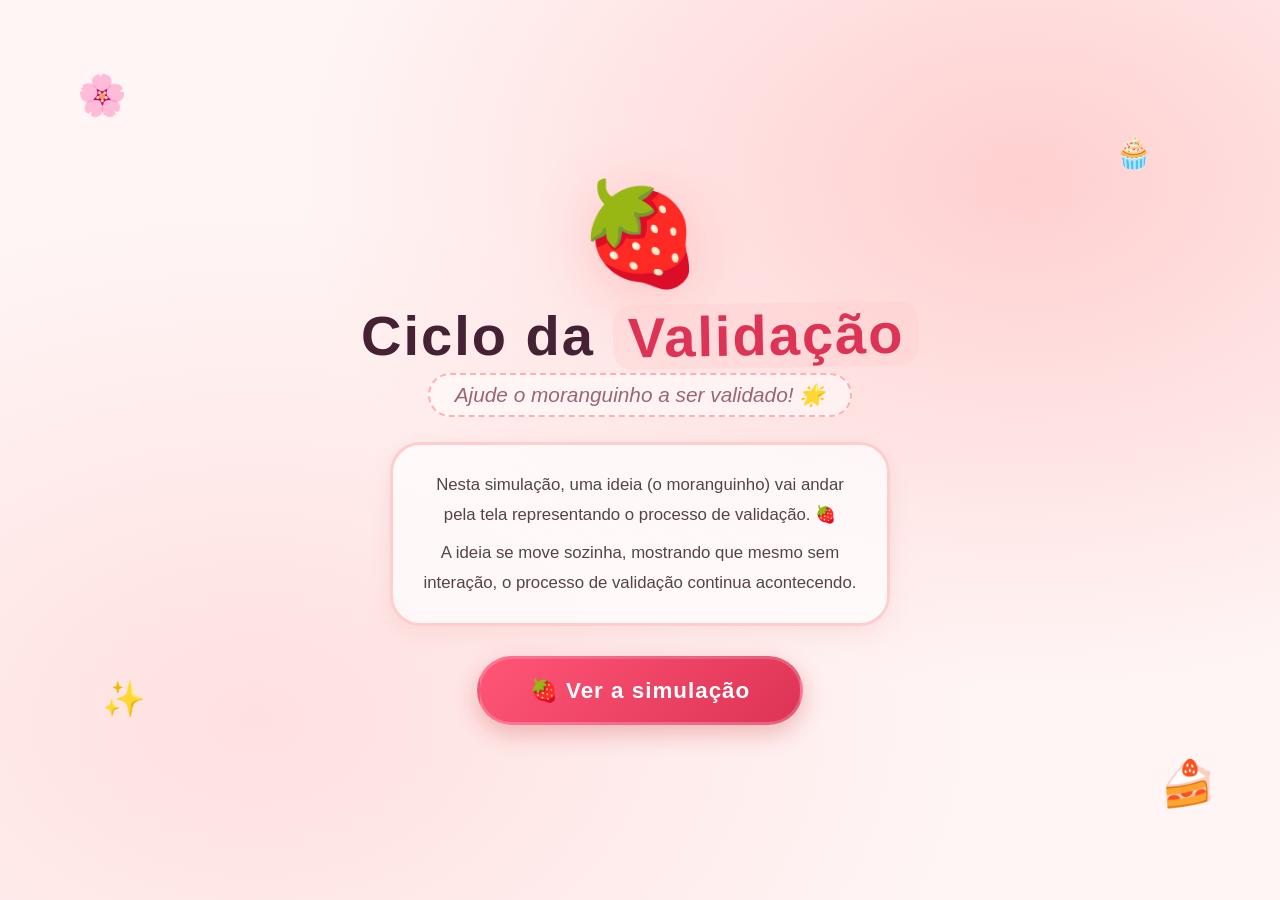
<file: index.html>
<!DOCTYPE html>
<html lang="pt-br">
<head>
    <meta charset="UTF-8">
    <meta name="viewport" content="width=device-width, initial-scale=1.0">
    <title>🍓 Ciclo da Validação</title>
    <link rel="stylesheet" href="style.css">
</head>
<body>
    
    <!-- tela inicial -->
    <div class="tela-inicial">
        
        <!-- morango gigante que flutua (novo conceito relembrado) -->
        <div class="morango-gigante">
            🍓
        </div>
        
        <!-- título principal -->
        <h1 class="titulo-principal">
            Ciclo da <span class="destaque">Validação</span>
        </h1>
        
        <!-- subtítulo -->
        <p class="subtitulo-inicial">
            Ajude o moranguinho a ser validado! 🌟
        </p>
        
        <!-- descrição do que é o jogo -->
        <div class="descricao">
            <p>
                Nesta simulação, uma ideia (o moranguinho) vai andar pela tela 
                representando o processo de validação. 🍓
            </p>
            <p>
                A ideia se move sozinha, mostrando que mesmo sem interação, 
                o processo de validação continua acontecendo.
            </p>
        </div>
        
        <!-- botão para ir ao jogo -->
        <a href="jogo.html" class="btn-iniciar">
            🍓 Ver a simulação
        </a>
        
        <!-- decorações das ideias do pinterest -->
        <div class="decoracao-1">🌸</div>
        <div class="decoracao-2">🍰</div>
        <div class="decoracao-3">🧁</div>
        <div class="decoracao-4">✨</div>
        
    </div>
    
</body>
</html>
</file>
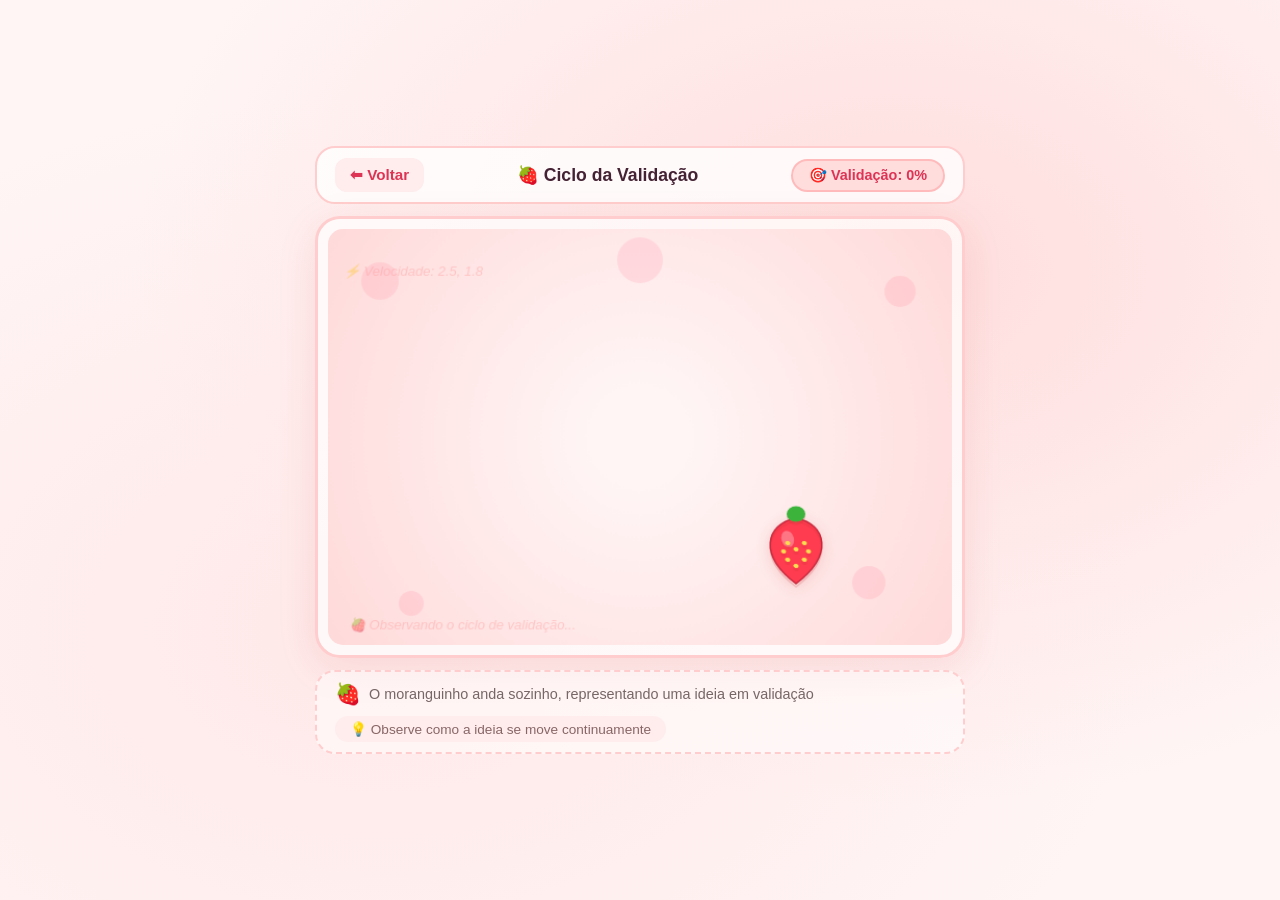
<file: jogo.html>
<!DOCTYPE html>
<html lang="pt-br">
<head>
    <meta charset="UTF-8">
    <meta name="viewport" content="width=device-width, initial-scale=1.0">
    <title>🍓 Simulação - Ciclo da Validação</title>
    <link rel="stylesheet" href="style.css">
</head>
<body>
    
    <!-- tela do jogo -->
    <div class="tela-jogo">
        
        <!-- cabeçalho -->
        <div class="header-jogo">
            <a href="index.html" class="btn-voltar">
                ⬅ Voltar
            </a>
            <h2 class="titulo-jogo">
                🍓 Ciclo da Validação
            </h2>
            <div class="status-jogo">
                🎯 Validação: 0%
            </div>
        </div>
        
        <!-- área onde o moranguinho vai andar -->
        <div class="canvas-wrapper">
            <canvas id="canvas-morango" width="600" height="400"></canvas>
        </div>
        
        <!-- informações de como funciona -->
        <div class="controles">
            <div class="info-simulacao">
                <span class="icone-info">🍓</span>
                <span class="texto-info">
                    O moranguinho anda sozinho, representando uma ideia em validação
                </span>
            </div>
            <div class="dica-simulacao">
                💡 Observe como a ideia se move continuamente
            </div>
        </div>
        
    </div>
    
    <script src="script.js"></script>
</body>
</html>
</file>
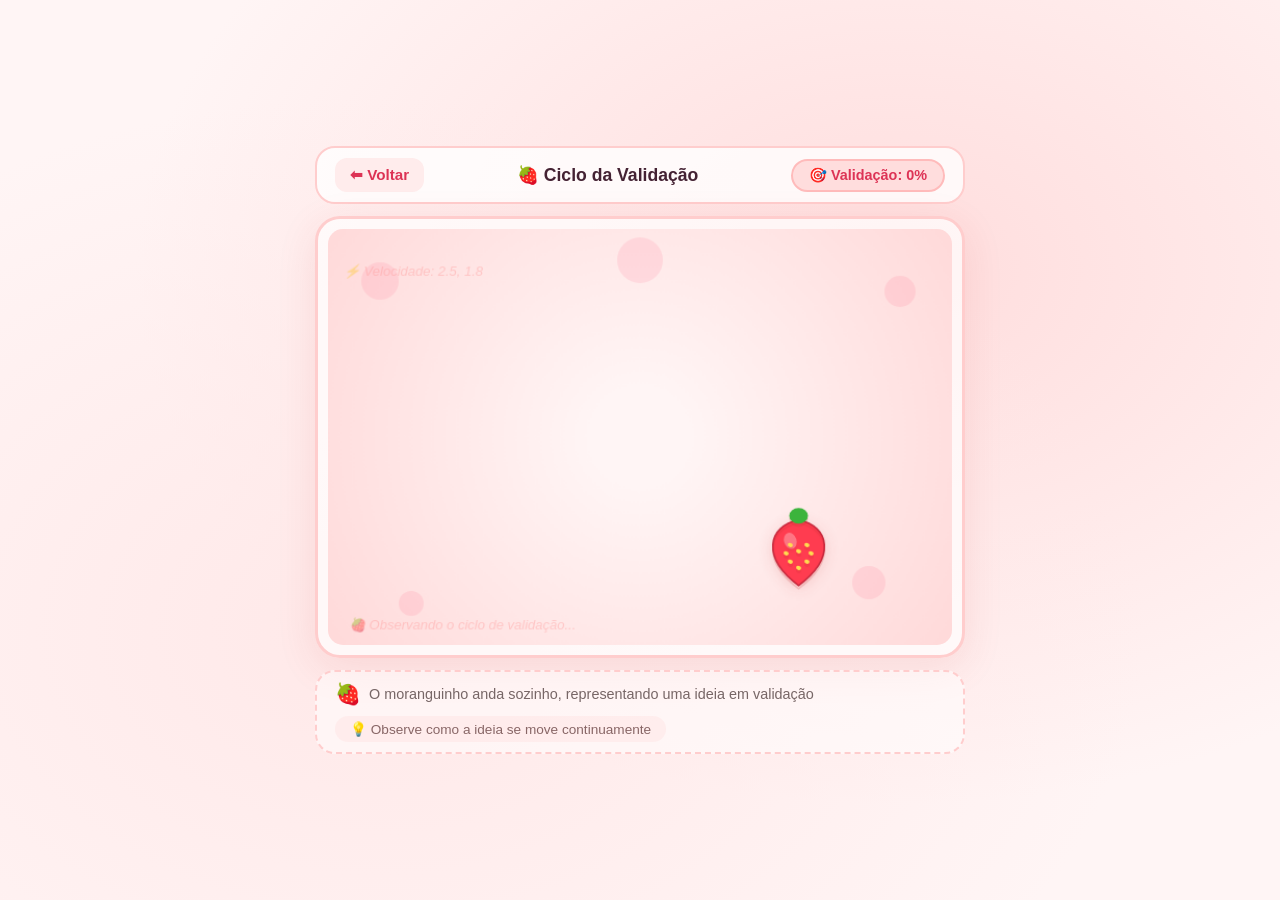
<file: pg2.html>
<!DOCTYPE html>
<html lang="pt-br">
<head>
    <meta charset="UTF-8">
    <meta name="viewport" content="width=device-width, initial-scale=1.0">
    <title>🍓 Simulação - Ciclo da Validação</title>
    <link rel="stylesheet" href="style.css">
</head>
<body>
    
    <!-- Tela do jogo -->
    <div class="tela-jogo">
        
        <!-- Cabeçalho -->
        <div class="header-jogo">
            <a href="index.html" class="btn-voltar">
                ⬅ Voltar
            </a>
            <h2 class="titulo-jogo">
                🍓 Ciclo da Validação
            </h2>
            <div class="status-jogo">
                🎯 Validação: 0%
            </div>
        </div>
        
        <!-- Área onde o moranguinho vai andar -->
        <div class="canvas-wrapper">
            <canvas id="canvas-morango" width="600" height="400"></canvas>
        </div>
        
        <!-- Informações de como funciona -->
        <div class="controles">
            <div class="info-simulacao">
                <span class="icone-info">🍓</span>
                <span class="texto-info">
                    O moranguinho anda sozinho, representando uma ideia em validação
                </span>
            </div>
            <div class="dica-simulacao">
                💡 Observe como a ideia se move continuamente
            </div>
        </div>
        
    </div>
    
    <script src="script.js"></script>
</body>
</html>
</file>
<file: style.css>
/* reset básico - tira as margens que o navegador coloca */
* {
    margin: 0;
    padding: 0;
    box-sizing: border-box;
}

/* corpo da página (fundo rosado e fonte) */
body {
    font-family: 'Comic Sans MS', 'Chalkboard SE', cursive, sans-serif;
    min-height: 100vh;
    background: #fff0f0;
    overflow: hidden;
}

/*tela inicial */
.tela-inicial {
    min-height: 100vh;
    display: flex;
    flex-direction: column;
    align-items: center;
    justify-content: center;
    padding: 40px 20px;
    background: 
        radial-gradient(ellipse at 20% 80%, #ffe0e0 0%, transparent 50%),
        radial-gradient(ellipse at 80% 20%, #ffd0d0 0%, transparent 50%),
        #fff5f5;
    position: relative;
}

/* morango gigante que flutua */
.morango-gigante {
    font-size: 100px;
    animation: flutuar 3s ease-in-out infinite;
    filter: drop-shadow(0 10px 30px rgba(255, 50, 50, 0.2));
    margin-bottom: 10px;
}

/* animação de flutuação */
@keyframes flutuar {
    0%, 100% { transform: translateY(0px) rotate(-2deg); }
    50% { transform: translateY(-15px) rotate(2deg); }
}

/* título principal */
.titulo-principal {
    font-size: 3.5rem;
    color: #442233;
    text-align: center;
    margin-bottom: 5px;
    letter-spacing: 2px;
}

/* destaque da palavra "validação" */
.titulo-principal .destaque {
    color: #dd3355;
    background: rgba(255, 200, 200, 0.3);
    padding: 0 15px;
    border-radius: 20px;
    display: inline-block;
    transform: rotate(-1deg);
}

/* subtítulo */
.subtitulo-inicial {
    font-size: 1.3rem;
    color: #996677;
    margin-bottom: 25px;
    font-style: italic;
    background: rgba(255, 255, 255, 0.5);
    padding: 8px 25px;
    border-radius: 30px;
    border: 2px dashed #ffb0b0;
}

/* caixa de descrição */
.descricao {
    max-width: 500px;
    text-align: center;
    background: rgba(255, 255, 255, 0.7);
    padding: 25px 30px;
    border-radius: 30px;
    border: 3px solid #ffcdcd;
    margin-bottom: 30px;
    box-shadow: 0 8px 25px rgba(200, 50, 50, 0.08);
}

.descricao p {
    color: #554444;
    font-size: 1.05rem;
    line-height: 1.8;
    margin-bottom: 8px;
}

.descricao p:last-child {
    margin-bottom: 0;
}

/* botão de começar */
.btn-iniciar {
    display: inline-block;
    background: linear-gradient(135deg, #ff5577, #dd3355);
    color: white;
    font-size: 1.4rem;
    font-family: inherit;
    padding: 18px 50px;
    border-radius: 50px;
    text-decoration: none;
    font-weight: bold;
    letter-spacing: 1px;
    box-shadow: 0 8px 25px rgba(200, 50, 50, 0.3);
    transition: all 0.3s ease;
    border: 3px solid rgba(255, 255, 255, 0.2);
}

.btn-iniciar:hover {
    transform: translateY(-3px) scale(1.02);
    box-shadow: 0 12px 35px rgba(200, 50, 50, 0.4);
    background: linear-gradient(135deg, #ff6688, #ee3355);
}

.btn-iniciar:active {
    transform: translateY(0px) scale(0.98);
}

/* decorações */
.decoracao-1 {
    position: absolute;
    top: 8%;
    left: 6%;
    font-size: 40px;
    animation: girar 20s linear infinite;
}

.decoracao-2 {
    position: absolute;
    bottom: 10%;
    right: 5%;
    font-size: 45px;
    animation: girar 25s linear infinite reverse;
}

.decoracao-3 {
    position: absolute;
    top: 15%;
    right: 10%;
    font-size: 30px;
    animation: flutuar 4s ease-in-out infinite;
}

.decoracao-4 {
    position: absolute;
    bottom: 20%;
    left: 8%;
    font-size: 35px;
    animation: flutuar 3.5s ease-in-out infinite 1s;
}

@keyframes girar {
    0% { transform: rotate(0deg); }
    100% { transform: rotate(360deg); }
}

/*tela do jogo*/
.tela-jogo {
    min-height: 100vh;
    display: flex;
    flex-direction: column;
    align-items: center;
    justify-content: center;
    padding: 15px;
    background: 
        radial-gradient(ellipse at 30% 70%, #ffe8e8 0%, transparent 60%),
        radial-gradient(ellipse at 70% 30%, #ffdddd 0%, transparent 60%),
        #fff5f5;
    position: relative;
}

/* cabeçalho do jogo */
.header-jogo {
    display: flex;
    align-items: center;
    justify-content: space-between;
    width: 100%;
    max-width: 650px;
    margin-bottom: 12px;
    padding: 10px 18px;
    background: rgba(255, 255, 255, 0.8);
    border-radius: 20px;
    border: 2px solid #ffcdcd;
    flex-wrap: wrap;
    gap: 8px;
}

/* botão de voltar*/
.btn-voltar {
    color: #dd3355;
    text-decoration: none;
    font-weight: bold;
    font-size: 0.95rem;
    padding: 8px 15px;
    border-radius: 12px;
    background: rgba(255, 200, 200, 0.3);
    transition: background 0.3s;
}

.btn-voltar:hover {
    background: rgba(255, 200, 200, 0.6);
}

/* título do jogo */
.titulo-jogo {
    font-size: 1.1rem;
    color: #442233;
    margin: 0;
}

/* status da validação */
.status-jogo {
    background: #ffdddd;
    padding: 6px 16px;
    border-radius: 20px;
    color: #dd3355;
    font-weight: bold;
    font-size: 0.9rem;
    border: 2px solid #ffbbbb;
}

/* moldura do canvas */
.canvas-wrapper {
    background: rgba(255, 255, 255, 0.7);
    border-radius: 25px;
    padding: 10px;
    box-shadow: 0 10px 40px rgba(200, 50, 50, 0.1);
    border: 3px solid #ffcdcd;
    max-width: 650px;
    width: 100%;
}

/* o canvas */
canvas {
    display: block;
    width: 100%;
    height: auto;
    border-radius: 15px;
    background: #fff5f5;
}

/* controles/informações */
.controles {
    width: 100%;
    max-width: 650px;
    margin-top: 12px;
    display: flex;
    justify-content: space-between;
    align-items: center;
    flex-wrap: wrap;
    gap: 10px;
    padding: 10px 18px;
    background: rgba(255, 255, 255, 0.5);
    border-radius: 20px;
    border: 2px dashed #ffcdcd;
}

.info-simulacao {
    display: flex;
    align-items: center;
    gap: 8px;
}

.icone-info {
    font-size: 1.3rem;
}

.texto-info {
    color: #776666;
    font-size: 0.9rem;
}

.dica-simulacao {
    color: #886666;
    font-size: 0.85rem;
    background: rgba(255, 200, 200, 0.2);
    padding: 5px 15px;
    border-radius: 15px;
}

/* responsividade */
@media (max-width: 600px) {
    .titulo-principal {
        font-size: 2.2rem;
    }
    
    .morango-gigante {
        font-size: 70px;
    }
    
    .btn-iniciar {
        font-size: 1.1rem;
        padding: 14px 35px;
    }
    
    .subtitulo-inicial {
        font-size: 1rem;
        padding: 6px 18px;
    }
    
    .descricao {
        padding: 18px 20px;
        margin-bottom: 20px;
    }
    
    .descricao p {
        font-size: 0.95rem;
    }
    
    .header-jogo {
        flex-wrap: wrap;
        justify-content: center;
        gap: 6px;
        padding: 10px;
    }
    
    .titulo-jogo {
        font-size: 0.9rem;
        order: -1;
        width: 100%;
        text-align: center;
    }
    
    .status-jogo {
        font-size: 0.8rem;
        padding: 4px 12px;
    }
    
    .btn-voltar {
        font-size: 0.85rem;
        padding: 6px 12px;
    }
    
    .controles {
        flex-direction: column;
        align-items: center;
        text-align: center;
        padding: 10px 14px;
    }
    
    .texto-info {
        font-size: 0.8rem;
    }
    
    .dica-simulacao {
        font-size: 0.75rem;
        padding: 4px 12px;
    }
    
    .decoracao-1,
    .decoracao-2,
    .decoracao-3,
    .decoracao-4 {
        display: none;
    }
}

@media (max-width: 400px) {
    .titulo-principal {
        font-size: 1.8rem;
    }
    
    .morango-gigante {
        font-size: 55px;
    }
    
    .btn-iniciar {
        font-size: 1rem;
        padding: 12px 28px;
    }
}
</file>
